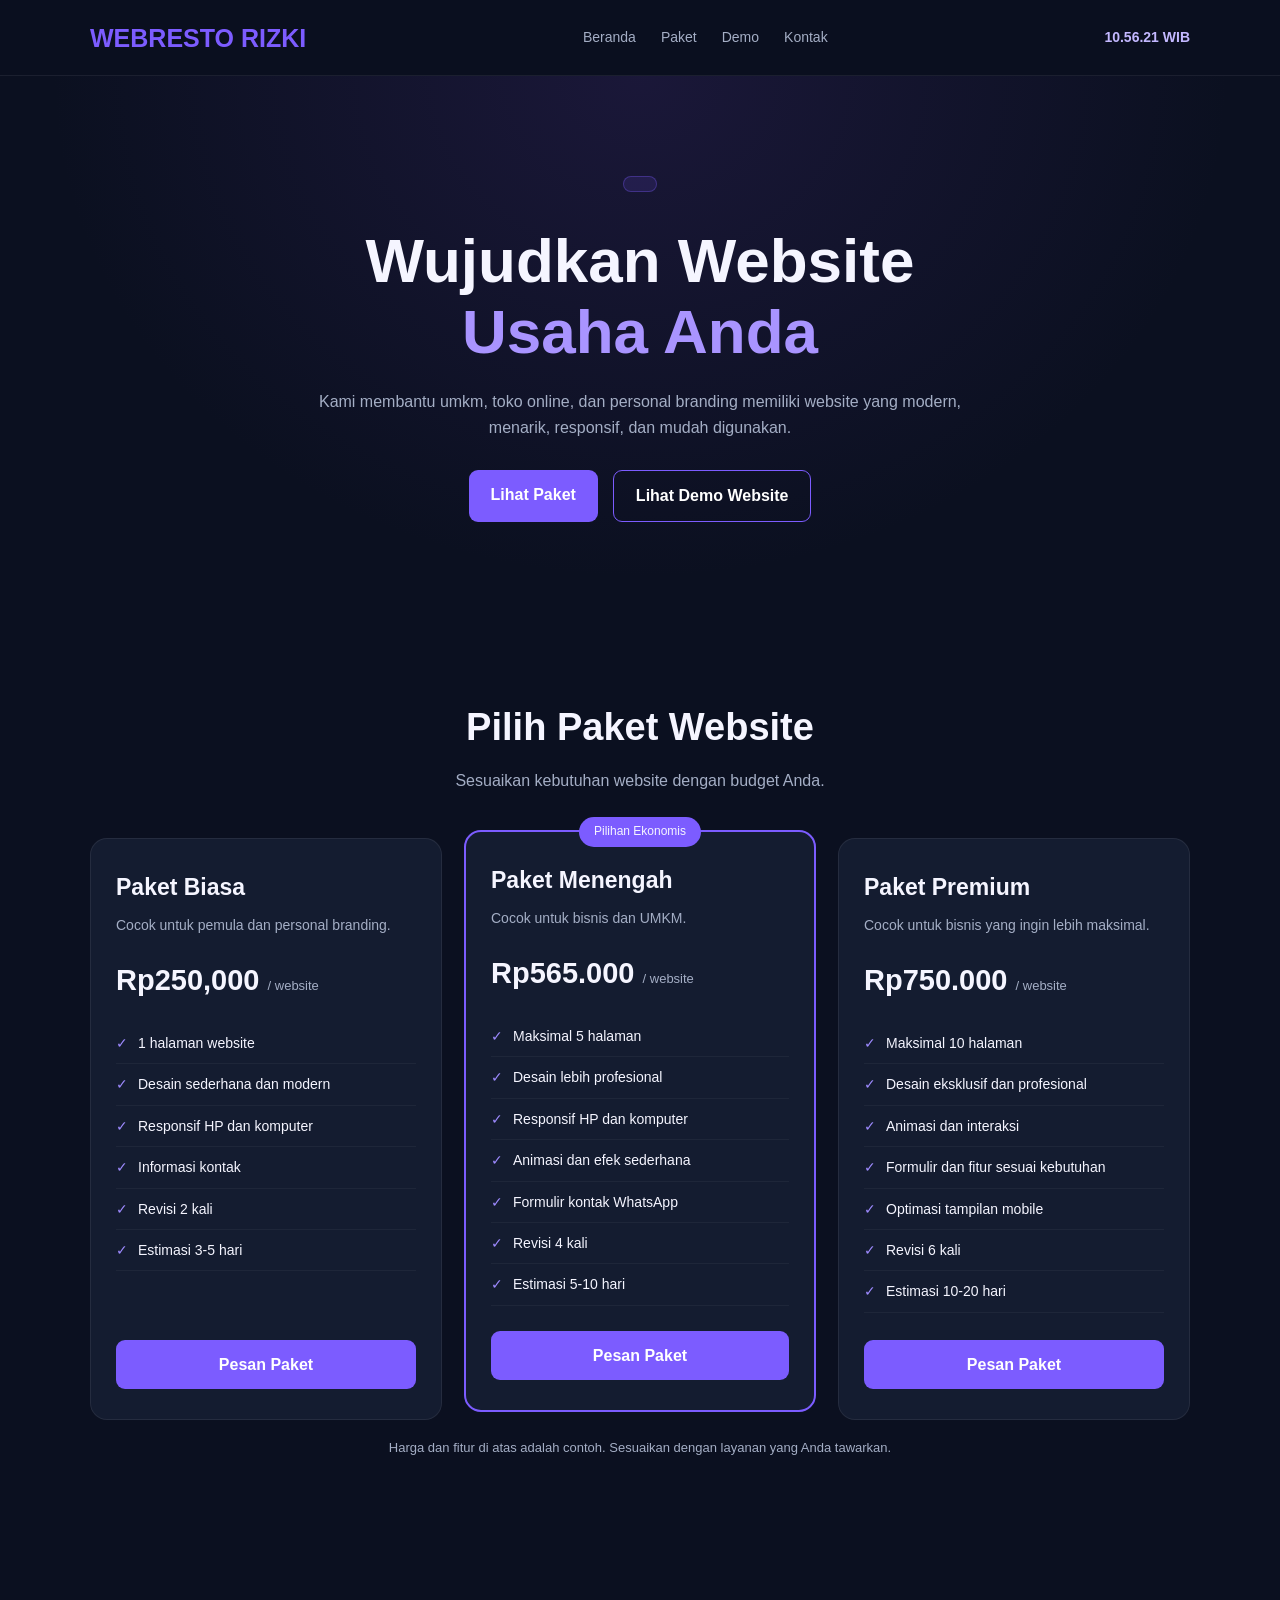
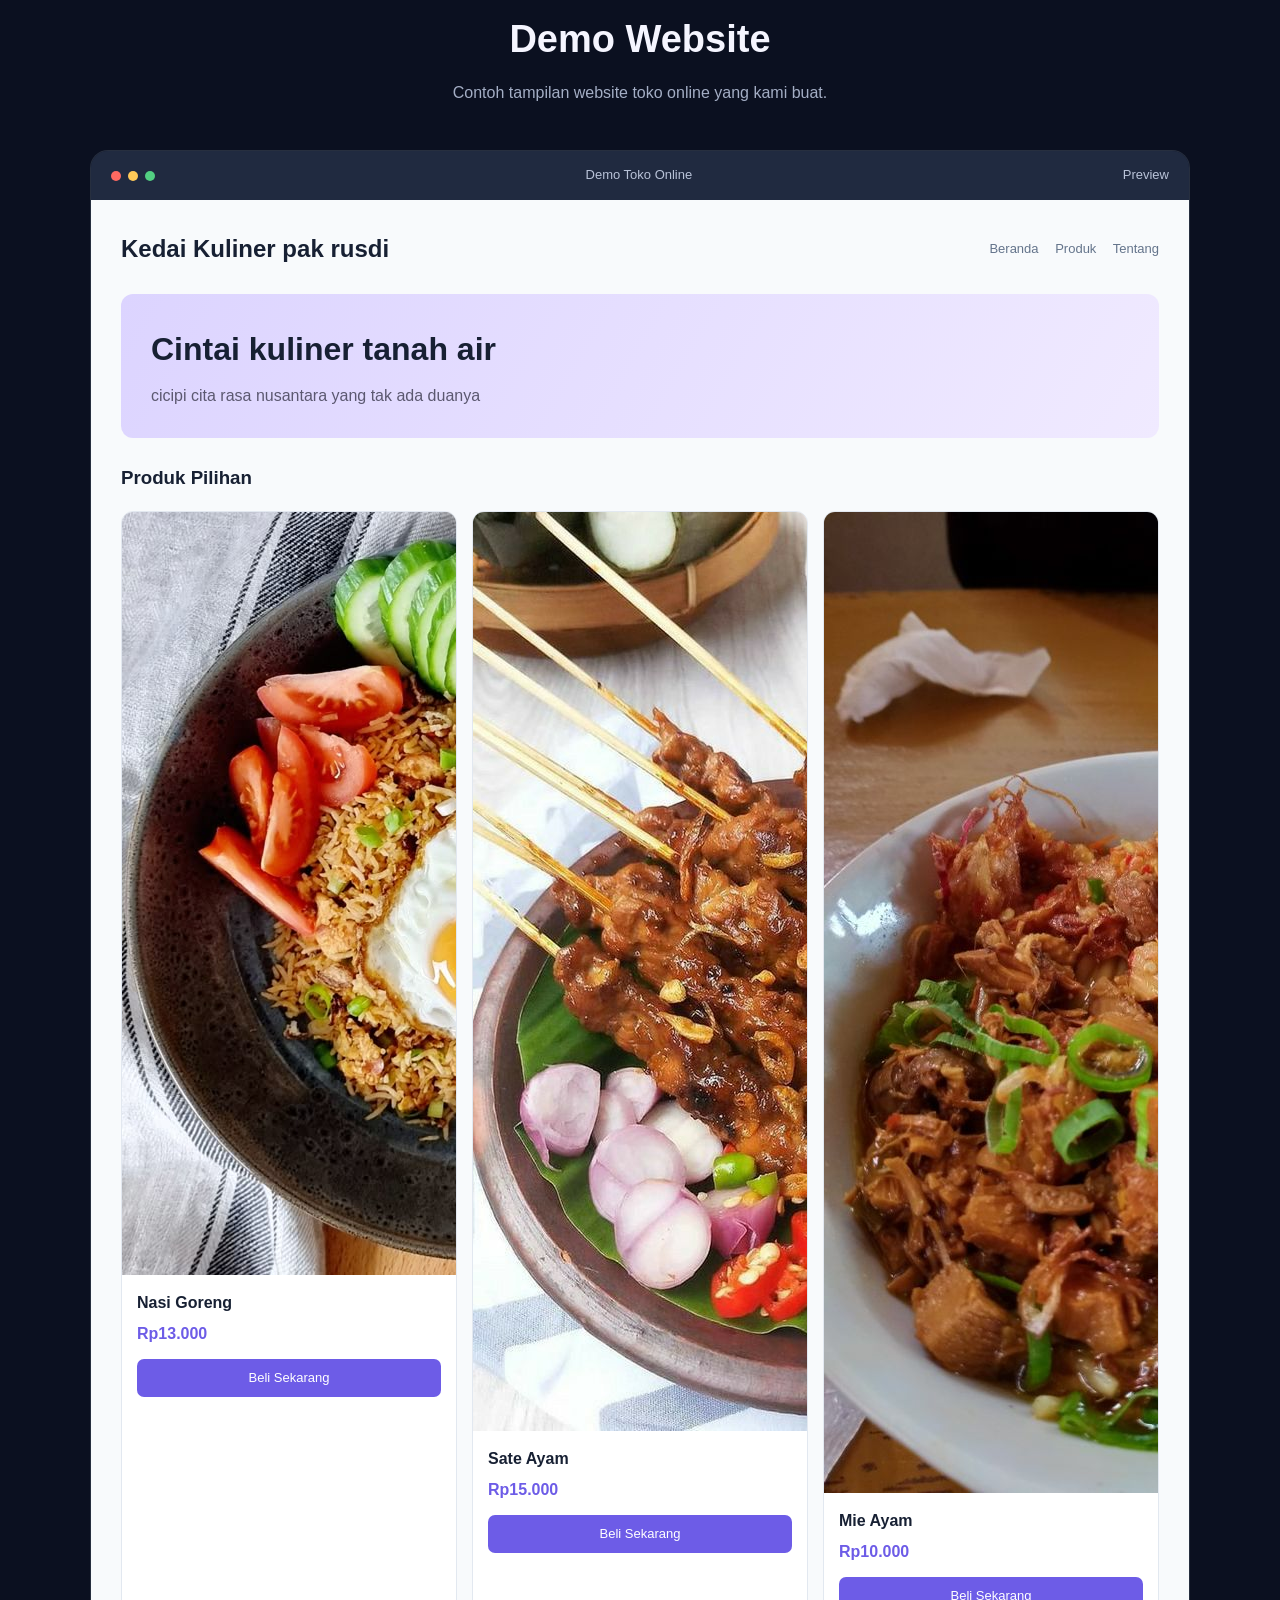
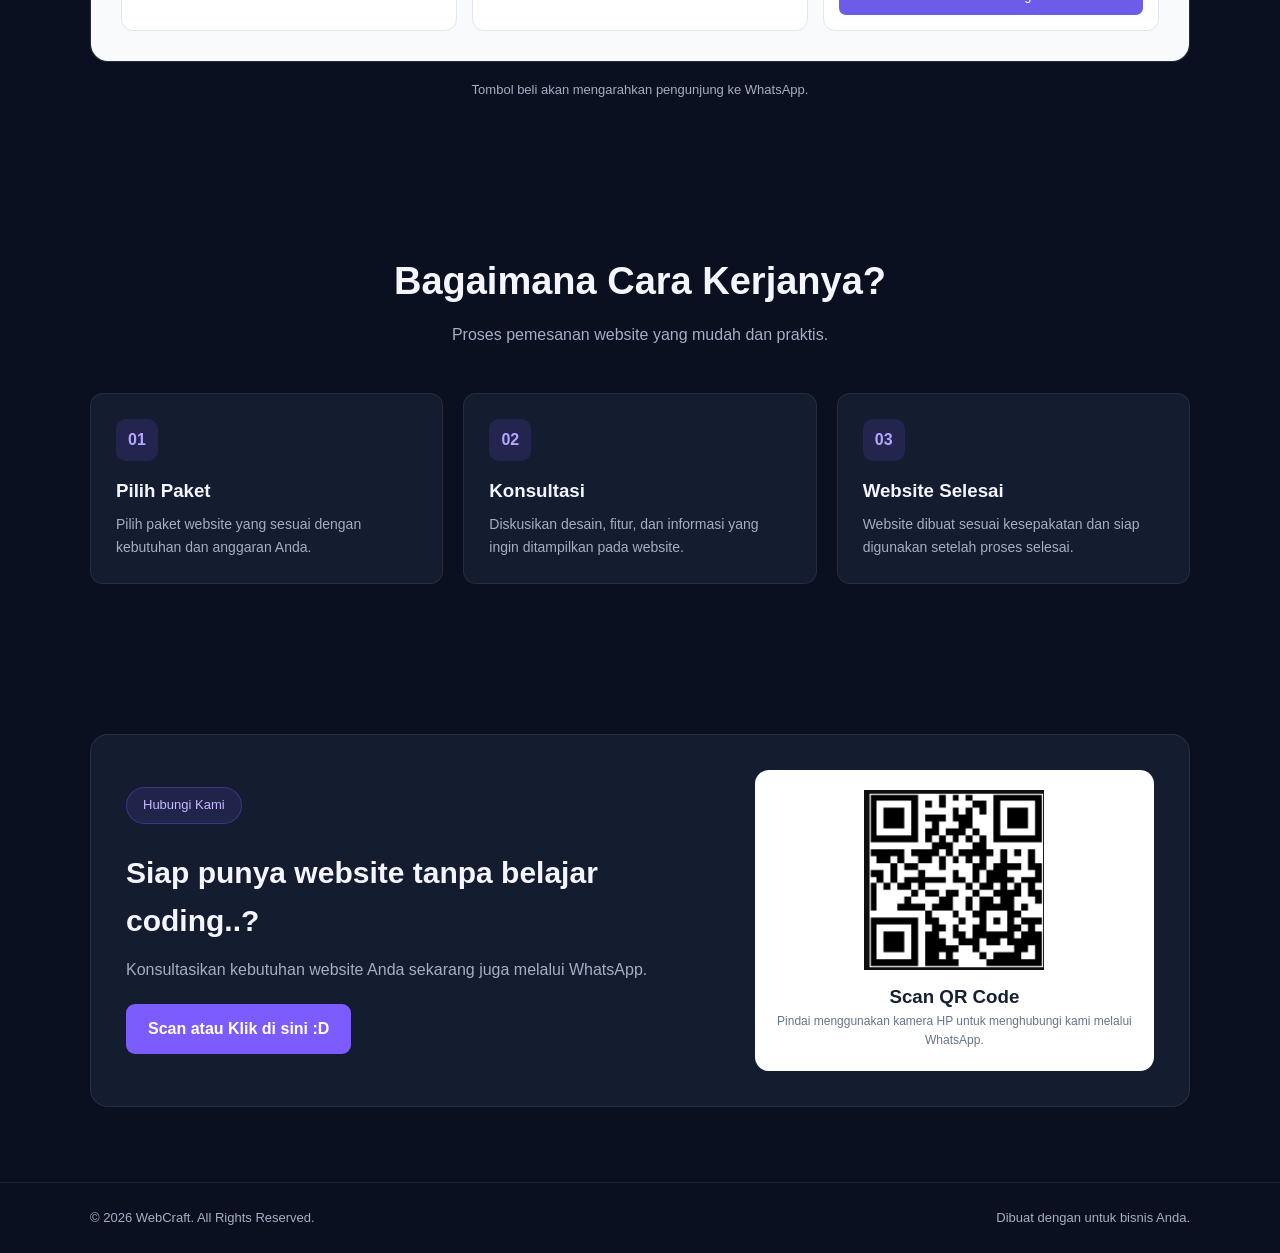
<file: index.html>
<!DOCTYPE html>
<html lang="id">
<head>
    <meta charset="UTF-8">
    <meta name="viewport" content="width=device-width, initial-scale=1.0">
    <title>webresto rizki - Jasa Pembuatan Website</title>

    <!-- Menghubungkan CSS -->
    <link rel="stylesheet" href="style.css">
</head>
<body>

    <!-- NAVBAR -->
    <nav>
        <div class="container navbar">
            <a href="#beranda" class="logo">
                <span>WEBRESTO RIZKI</span>
            </a>

            <div class="nav-links">
                <a href="#beranda">Beranda</a>
                <a href="#paket">Paket</a>
                <a href="#demo">Demo</a>
                <a href="#kontak">Kontak</a>
            </div>

            <div class="clock" id="clock">00:00:00</div>
        </div>
    </nav>

    <!-- HERO -->
    <header class="hero" id="beranda">
        <div class="container">
            <div class="badge">
                
            </div>

            <h1>
                Wujudkan Website<br>
                <span>Usaha Anda</span>
            </h1>

            <p>
                Kami membantu umkm, toko online, dan personal
                branding memiliki website yang modern, menarik,
                responsif, dan mudah digunakan.
            </p>

            <div class="hero-buttons">
                <a href="#paket" class="btn">Lihat Paket</a>
                <a href="#demo" class="btn btn-outline">
                    Lihat Demo Website
                </a>
            </div>
        </div>
    </header>

    <!-- PAKET -->
    <section id="paket">
        <div class="container">
            <div class="section-title">
                <h2>Pilih Paket Website</h2>
                <p>
                    Sesuaikan kebutuhan website dengan budget Anda.
                </p>
            </div>

            <div class="packages">

                <!-- PAKET BIASA -->
                <div class="package">
                    <h3>Paket Biasa</h3>

                    <p class="description">
                        Cocok untuk pemula dan personal branding.
                    </p>

                    <div class="price">
                        Rp250,000 <small>/ website</small>
                    </div>

                    <ul class="features">
                        <li>1 halaman website</li>
                        <li>Desain sederhana dan modern</li>
                        <li>Responsif HP dan komputer</li>
                        <li>Informasi kontak</li>
                        <li>Revisi 2 kali</li>
                        <li>Estimasi 3-5 hari</li>
                    </ul>

                    <a href="https://wasap.at/9DHKeP" class="btn"
                       onclick="pesan('Paket Biasa'); return false;">
                        Pesan Paket
                    </a>
                </div>

                <!-- PAKET MENENGAH -->
                <div class="package featured">
                    <div class="popular">Pilihan Ekonomis</div>

                    <h3>Paket Menengah</h3>

                    <p class="description">
                        Cocok untuk bisnis dan UMKM.
                    </p>

                    <div class="price">
                        Rp565.000 <small>/ website</small>
                    </div>

                    <ul class="features">
                        <li>Maksimal 5 halaman</li>
                        <li>Desain lebih profesional</li>
                        <li>Responsif HP dan komputer</li>
                        <li>Animasi dan efek sederhana</li>
                        <li>Formulir kontak WhatsApp</li>
                        <li>Revisi 4 kali</li>
                        <li>Estimasi 5-10 hari</li>
                    </ul>

                    <a href="https://wasap.at/FRXGrl" class="btn"
                       onclick="pesan('Paket Menengah'); return false;">
                        Pesan Paket
                    </a>
                </div>

                <!-- PAKET PREMIUM -->
                <div class="package">
                    <h3>Paket Premium</h3>

                    <p class="description">
                        Cocok untuk bisnis yang ingin lebih maksimal.
                    </p>

                    <div class="price">
                        Rp750.000 <small>/ website</small>
                    </div>

                    <ul class="features">
                        <li>Maksimal 10 halaman</li>
                        <li>Desain eksklusif dan profesional</li>
                        <li>Animasi dan interaksi</li>
                        <li>Formulir dan fitur sesuai kebutuhan</li>
                        <li>Optimasi tampilan mobile</li>
                        <li>Revisi 6 kali</li>
                        <li>Estimasi 10-20 hari</li>
                    </ul>

                     <a href="https://wasap.at/27r5TQ" class="btn"
                       onclick="pesan('Paket Premium'); return false;">
                        Pesan Paket
                    </a>
                </div>

            </div>

            <p class="demo-note">
                Harga dan fitur di atas adalah contoh.
                Sesuaikan dengan layanan yang Anda tawarkan.
            </p>
        </div>
    </section>

    <!-- DEMO WEBSITE -->
    <section id="demo">
        <div class="container">
            <div class="section-title">
                <h2>Demo Website</h2>
                <p>
                    Contoh tampilan website toko online yang kami buat.
                </p>
            </div>

            <div class="demo-wrapper">
                <div class="demo-bar">
                    <div class="dots">
                        <span></span>
                        <span></span>
                        <span></span>
                    </div>

                    <span class="demo-label">
                        Demo Toko Online
                    </span>

                    <span class="demo-label">
                        Preview
                    </span>
                </div>

                <div class="demo-content">
                    <div class="shop-nav">
                        <h3>Kedai Kuliner pak rusdi</h3>
                        <span>Beranda　 Produk　 Tentang</span>
                    </div>

                    <div class="shop-banner">
                        <h3>Cintai kuliner tanah air</h3>
                        <p>
                           cicipi cita rasa nusantara yang tak ada duanya
                        </p>
                    </div>

                    <h3 class="product-heading">
                        Produk Pilihan
                    </h3>

                    <div class="products">

                        <div class="product">
                            <div class="product-image">
                                <img src="nas.jpg" alt="/">
                            </div>

                            <div class="product-info">
                                <h4>Nasi Goreng</h4>
                                <p>Rp13.000</p>

                                <button onclick="beli('Nasi Goreng')">
                                    Beli Sekarang
                                </button>
                            </div>
                        </div>

                        <div class="product">
                            <div class="product-image">
                                <img src="sat.jpg" alt="">
                            </div>

                            <div class="product-info">
                                <h4>Sate Ayam</h4>
                                <p>Rp15.000</p>

                                <button onclick="beli('Sate Ayam')">
                                    Beli Sekarang
                                </button>
                            </div>
                        </div>

                        <div class="product">
                            <div class="product-image">
                                <img src="mie2.jpg" alt="">
                            </div>

                            <div class="product-info">
                                <h4>Mie Ayam</h4>
                                <p>Rp10.000</p>

                                <button onclick="beli('Mie Ayam')">
                                    Beli Sekarang
                                </button>
                            </div>
                        </div>

                    </div>
                </div>
            </div>

            <p class="demo-note">
                Tombol beli akan mengarahkan pengunjung ke WhatsApp.
            </p>
        </div>
    </section>

    <!-- CARA KERJA -->
    <section id="cara-kerja">
        <div class="container">
            <div class="section-title">
                <h2>Bagaimana Cara Kerjanya?</h2>
                <p>
                    Proses pemesanan website yang mudah dan praktis.
                </p>
            </div>

            <div class="steps">

                <div class="step">
                    <div class="step-number">01</div>
                    <h3>Pilih Paket</h3>
                    <p>
                        Pilih paket website yang sesuai dengan
                        kebutuhan dan anggaran Anda.
                    </p>
                </div>

                <div class="step">
                    <div class="step-number">02</div>
                    <h3>Konsultasi</h3>
                    <p>
                        Diskusikan desain, fitur, dan informasi
                        yang ingin ditampilkan pada website.
                    </p>
                </div>

                <div class="step">
                    <div class="step-number">03</div>
                    <h3>Website Selesai</h3>
                    <p>
                        Website dibuat sesuai kesepakatan dan
                        siap digunakan setelah proses selesai.
                    </p>
                </div>

            </div>
        </div>
    </section>

    <!-- KONTAK -->
    <section id="kontak">
        <div class="container">
            <div class="contact-box">

                <div>
                    <div class="badge">Hubungi Kami</div>

                    <h2>Siap punya website tanpa belajar coding..?
                        <br>
                        
                    </h2>

                    <p>
                        Konsultasikan kebutuhan website Anda
                        sekarang juga melalui WhatsApp.
                    </p>

                    <a href="https://wasap.at/FefpPR" class="btn">
                        Scan atau Klik di sini :D
                    </a>
                </div>

                <div class="qr-box">
                    <img id=""
                         src="qr.png"
                         alt="QR Code WhatsApp">

                    <h3>Scan QR Code</h3>

                    <p>
                        Pindai menggunakan kamera HP untuk
                        menghubungi kami melalui WhatsApp.
                    </p>
                </div>

            </div>
        </div>
    </section>

    <!-- FOOTER -->
    <footer>
        <div class="container footer-content">
            <p>
                © <span id="year"></span> WebCraft.
                All Rights Reserved.
            </p>

            <p>
                Dibuat dengan untuk bisnis Anda.
            </p>
        </div>
    </footer>

    <!-- JAVASCRIPT -->
    <script>
        // GANTI DENGAN NOMOR WHATSAPP ANDA
        // Contoh: 628123456789089

        // JAM DIGITAL
        function updateJam() {
            const sekarang = new Date();

            const jam = sekarang.toLocaleTimeString("id-ID", {
                timeZone: "Asia/Jakarta",
                hour: "2-digit",
                minute: "2-digit",
                second: "2-digit",
                hour12: false
            });

            document.getElementById("clock").textContent =
                jam + " WIB";
        }

        updateJam();
        setInterval(updateJam, 1000);

        // TAHUN COPYRIGHT
        document.getElementById("year").textContent =
            new Date().getFullYear();

        // QR CODE WHATSAPP
        const linkWhatsApp =
            "https://wasap.at/1zp1B8" + nomorWhatsApp;

        const qrCode =
            "https://api.qrserver.com/v1/create-qr-code/" +
            "?size=250x250&data=" +
            encodeURIComponent(linkWhatsApp);

        document.getElementById("qrCode").src = qrCode;
    </script>

</body>
</html>
</file>
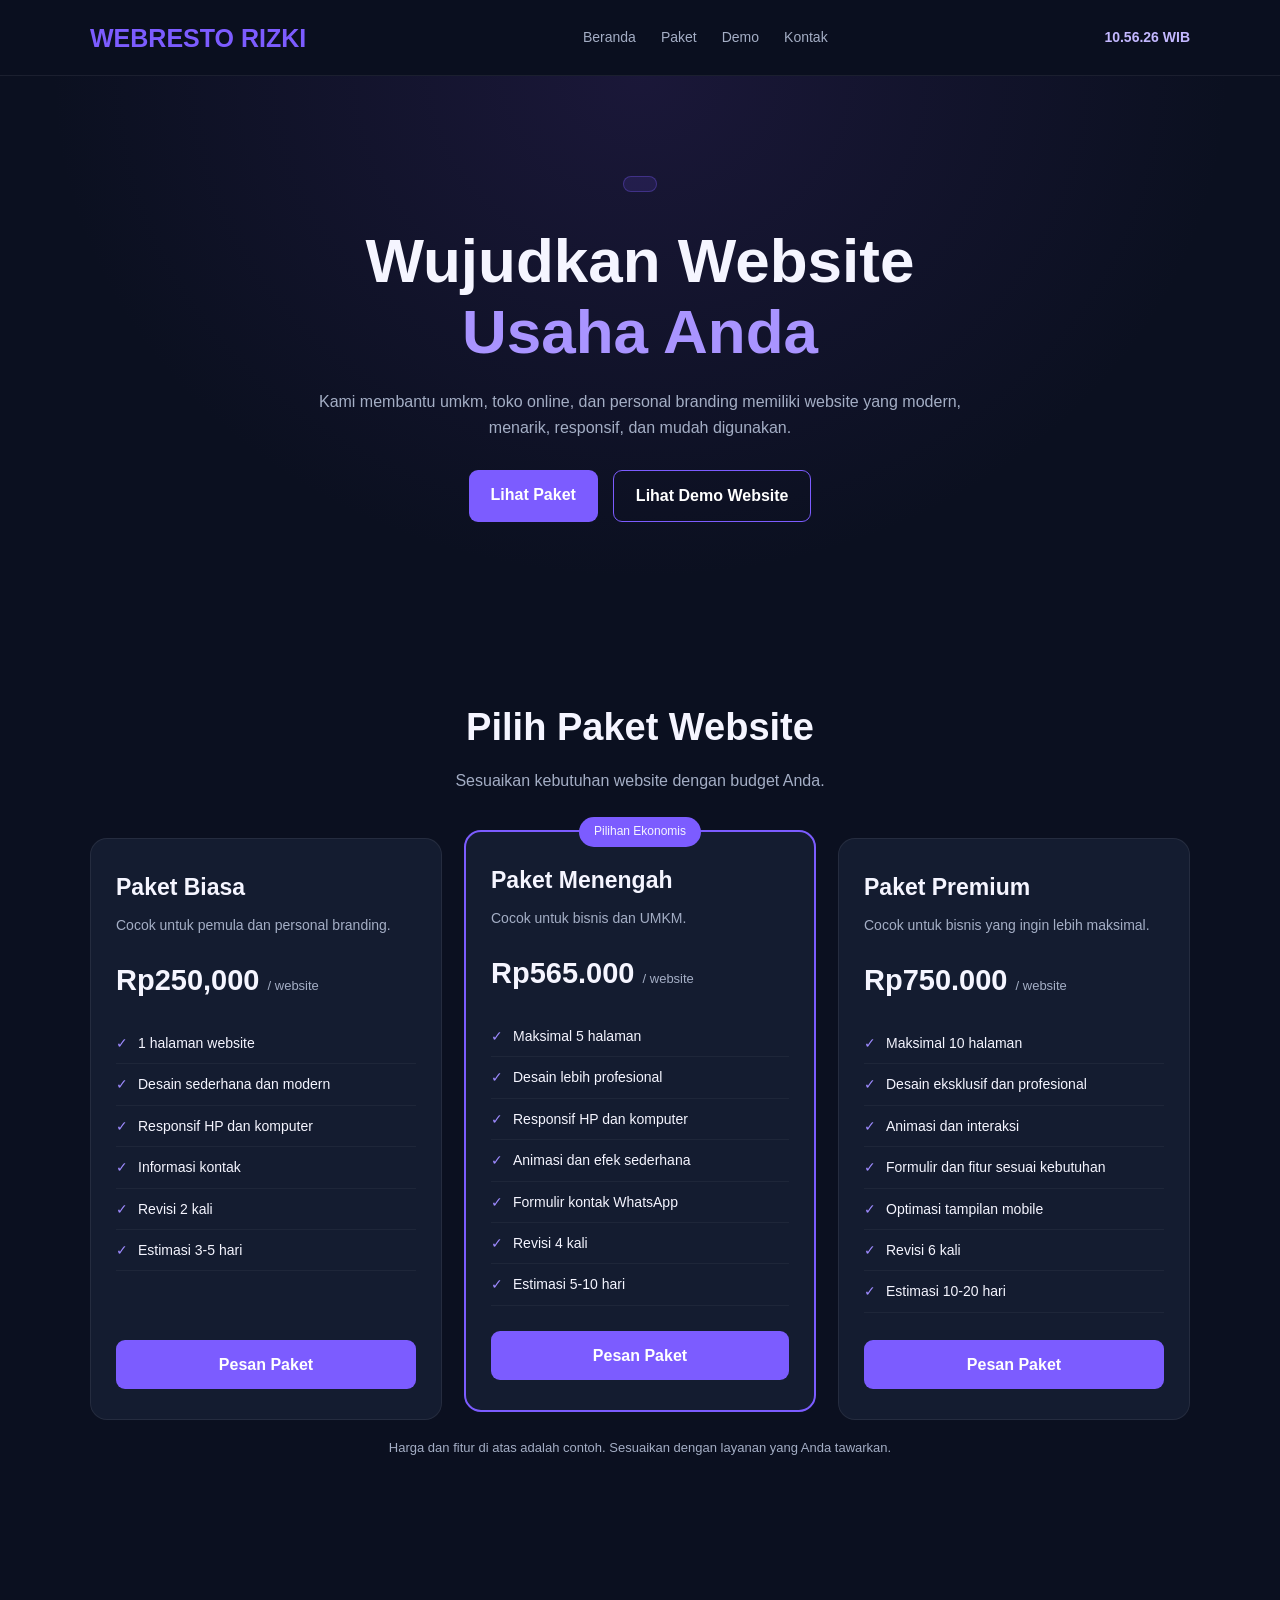
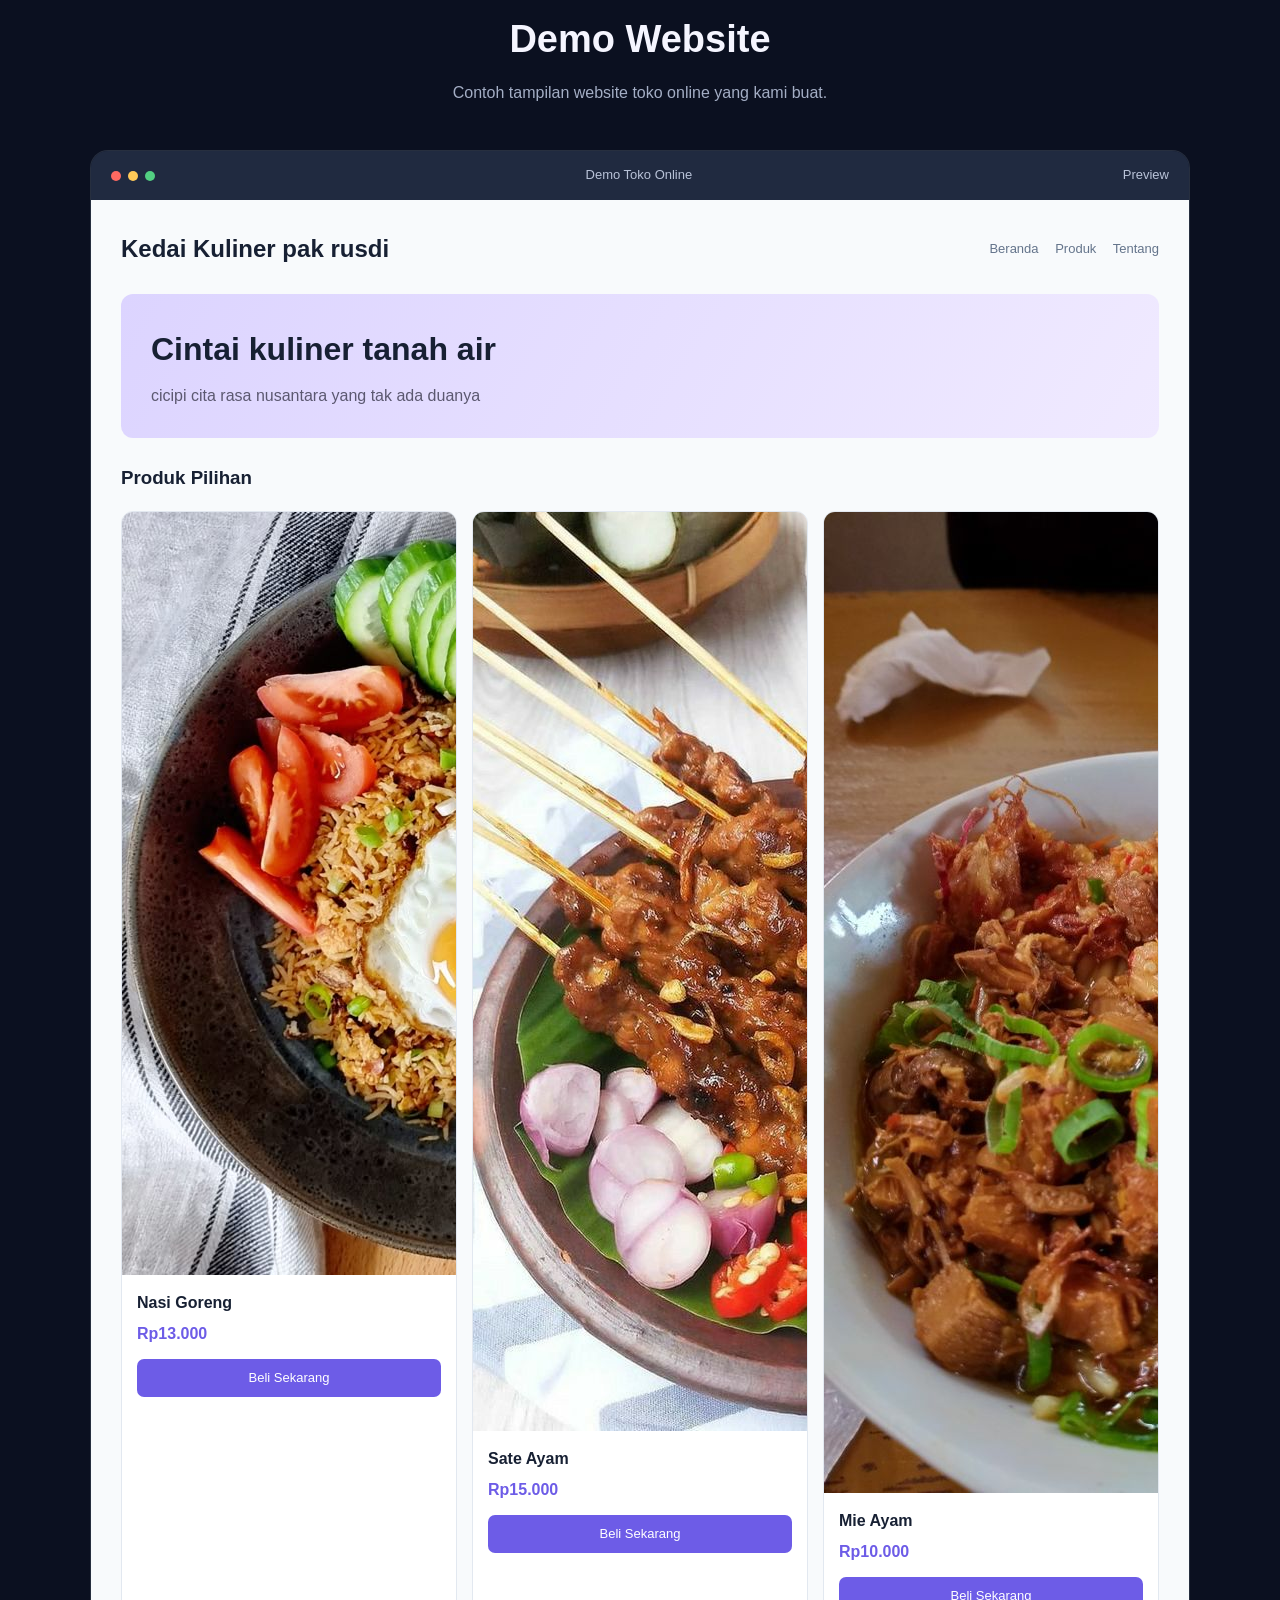
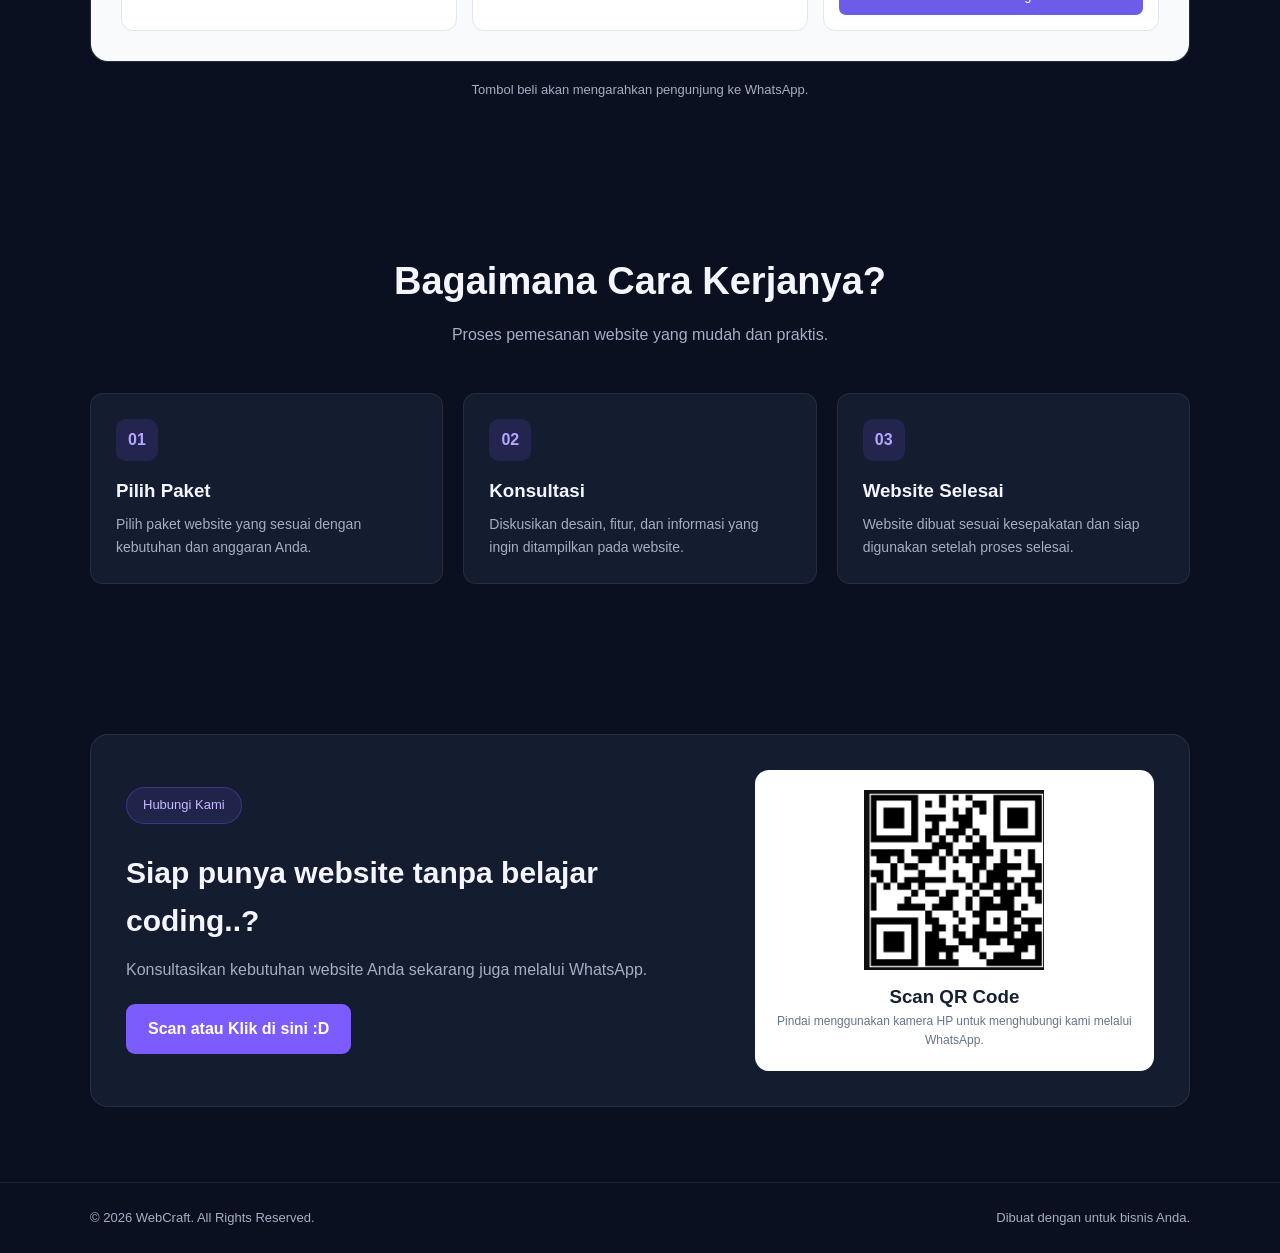
<file: kik.html>
<!DOCTYPE html>
<html lang="id">
<head>
    <meta charset="UTF-8">
    <meta name="viewport" content="width=device-width, initial-scale=1.0">
    <title>webresto rizki - Jasa Pembuatan Website</title>

    <!-- Menghubungkan CSS -->
    <link rel="stylesheet" href="style.css">
</head>
<body>

    <!-- NAVBAR -->
    <nav>
        <div class="container navbar">
            <a href="#beranda" class="logo">
                <span>WEBRESTO RIZKI</span>
            </a>

            <div class="nav-links">
                <a href="#beranda">Beranda</a>
                <a href="#paket">Paket</a>
                <a href="#demo">Demo</a>
                <a href="#kontak">Kontak</a>
            </div>

            <div class="clock" id="clock">00:00:00</div>
        </div>
    </nav>

    <!-- HERO -->
    <header class="hero" id="beranda">
        <div class="container">
            <div class="badge">
                
            </div>

            <h1>
                Wujudkan Website<br>
                <span>Usaha Anda</span>
            </h1>

            <p>
                Kami membantu umkm, toko online, dan personal
                branding memiliki website yang modern, menarik,
                responsif, dan mudah digunakan.
            </p>

            <div class="hero-buttons">
                <a href="#paket" class="btn">Lihat Paket</a>
                <a href="#demo" class="btn btn-outline">
                    Lihat Demo Website
                </a>
            </div>
        </div>
    </header>

    <!-- PAKET -->
    <section id="paket">
        <div class="container">
            <div class="section-title">
                <h2>Pilih Paket Website</h2>
                <p>
                    Sesuaikan kebutuhan website dengan budget Anda.
                </p>
            </div>

            <div class="packages">

                <!-- PAKET BIASA -->
                <div class="package">
                    <h3>Paket Biasa</h3>

                    <p class="description">
                        Cocok untuk pemula dan personal branding.
                    </p>

                    <div class="price">
                        Rp250,000 <small>/ website</small>
                    </div>

                    <ul class="features">
                        <li>1 halaman website</li>
                        <li>Desain sederhana dan modern</li>
                        <li>Responsif HP dan komputer</li>
                        <li>Informasi kontak</li>
                        <li>Revisi 2 kali</li>
                        <li>Estimasi 3-5 hari</li>
                    </ul>

                    <a href="https://wasap.at/9DHKeP" class="btn"
                       onclick="pesan('Paket Biasa'); return false;">
                        Pesan Paket
                    </a>
                </div>

                <!-- PAKET MENENGAH -->
                <div class="package featured">
                    <div class="popular">Pilihan Ekonomis</div>

                    <h3>Paket Menengah</h3>

                    <p class="description">
                        Cocok untuk bisnis dan UMKM.
                    </p>

                    <div class="price">
                        Rp565.000 <small>/ website</small>
                    </div>

                    <ul class="features">
                        <li>Maksimal 5 halaman</li>
                        <li>Desain lebih profesional</li>
                        <li>Responsif HP dan komputer</li>
                        <li>Animasi dan efek sederhana</li>
                        <li>Formulir kontak WhatsApp</li>
                        <li>Revisi 4 kali</li>
                        <li>Estimasi 5-10 hari</li>
                    </ul>

                    <a href="https://wasap.at/FRXGrl" class="btn"
                       onclick="pesan('Paket Menengah'); return false;">
                        Pesan Paket
                    </a>
                </div>

                <!-- PAKET PREMIUM -->
                <div class="package">
                    <h3>Paket Premium</h3>

                    <p class="description">
                        Cocok untuk bisnis yang ingin lebih maksimal.
                    </p>

                    <div class="price">
                        Rp750.000 <small>/ website</small>
                    </div>

                    <ul class="features">
                        <li>Maksimal 10 halaman</li>
                        <li>Desain eksklusif dan profesional</li>
                        <li>Animasi dan interaksi</li>
                        <li>Formulir dan fitur sesuai kebutuhan</li>
                        <li>Optimasi tampilan mobile</li>
                        <li>Revisi 6 kali</li>
                        <li>Estimasi 10-20 hari</li>
                    </ul>

                     <a href="https://wasap.at/27r5TQ" class="btn"
                       onclick="pesan('Paket Premium'); return false;">
                        Pesan Paket
                    </a>
                </div>

            </div>

            <p class="demo-note">
                Harga dan fitur di atas adalah contoh.
                Sesuaikan dengan layanan yang Anda tawarkan.
            </p>
        </div>
    </section>

    <!-- DEMO WEBSITE -->
    <section id="demo">
        <div class="container">
            <div class="section-title">
                <h2>Demo Website</h2>
                <p>
                    Contoh tampilan website toko online yang kami buat.
                </p>
            </div>

            <div class="demo-wrapper">
                <div class="demo-bar">
                    <div class="dots">
                        <span></span>
                        <span></span>
                        <span></span>
                    </div>

                    <span class="demo-label">
                        Demo Toko Online
                    </span>

                    <span class="demo-label">
                        Preview
                    </span>
                </div>

                <div class="demo-content">
                    <div class="shop-nav">
                        <h3>Kedai Kuliner pak rusdi</h3>
                        <span>Beranda　 Produk　 Tentang</span>
                    </div>

                    <div class="shop-banner">
                        <h3>Cintai kuliner tanah air</h3>
                        <p>
                           cicipi cita rasa nusantara yang tak ada duanya
                        </p>
                    </div>

                    <h3 class="product-heading">
                        Produk Pilihan
                    </h3>

                    <div class="products">

                        <div class="product">
                            <div class="product-image">
                                <img src="nas.jpg" alt="/">
                            </div>

                            <div class="product-info">
                                <h4>Nasi Goreng</h4>
                                <p>Rp13.000</p>

                                <button onclick="beli('Nasi Goreng')">
                                    Beli Sekarang
                                </button>
                            </div>
                        </div>

                        <div class="product">
                            <div class="product-image">
                                <img src="sat.jpg" alt="">
                            </div>

                            <div class="product-info">
                                <h4>Sate Ayam</h4>
                                <p>Rp15.000</p>

                                <button onclick="beli('Sate Ayam')">
                                    Beli Sekarang
                                </button>
                            </div>
                        </div>

                        <div class="product">
                            <div class="product-image">
                                <img src="mie2.jpg" alt="">
                            </div>

                            <div class="product-info">
                                <h4>Mie Ayam</h4>
                                <p>Rp10.000</p>

                                <button onclick="beli('Mie Ayam')">
                                    Beli Sekarang
                                </button>
                            </div>
                        </div>

                    </div>
                </div>
            </div>

            <p class="demo-note">
                Tombol beli akan mengarahkan pengunjung ke WhatsApp.
            </p>
        </div>
    </section>

    <!-- CARA KERJA -->
    <section id="cara-kerja">
        <div class="container">
            <div class="section-title">
                <h2>Bagaimana Cara Kerjanya?</h2>
                <p>
                    Proses pemesanan website yang mudah dan praktis.
                </p>
            </div>

            <div class="steps">

                <div class="step">
                    <div class="step-number">01</div>
                    <h3>Pilih Paket</h3>
                    <p>
                        Pilih paket website yang sesuai dengan
                        kebutuhan dan anggaran Anda.
                    </p>
                </div>

                <div class="step">
                    <div class="step-number">02</div>
                    <h3>Konsultasi</h3>
                    <p>
                        Diskusikan desain, fitur, dan informasi
                        yang ingin ditampilkan pada website.
                    </p>
                </div>

                <div class="step">
                    <div class="step-number">03</div>
                    <h3>Website Selesai</h3>
                    <p>
                        Website dibuat sesuai kesepakatan dan
                        siap digunakan setelah proses selesai.
                    </p>
                </div>

            </div>
        </div>
    </section>

    <!-- KONTAK -->
    <section id="kontak">
        <div class="container">
            <div class="contact-box">

                <div>
                    <div class="badge">Hubungi Kami</div>

                    <h2>Siap punya website tanpa belajar coding..?
                        <br>
                        
                    </h2>

                    <p>
                        Konsultasikan kebutuhan website Anda
                        sekarang juga melalui WhatsApp.
                    </p>

                    <a href="https://wasap.at/FefpPR" class="btn">
                        Scan atau Klik di sini :D
                    </a>
                </div>

                <div class="qr-box">
                    <img id=""
                         src="qr.png"
                         alt="QR Code WhatsApp">

                    <h3>Scan QR Code</h3>

                    <p>
                        Pindai menggunakan kamera HP untuk
                        menghubungi kami melalui WhatsApp.
                    </p>
                </div>

            </div>
        </div>
    </section>

    <!-- FOOTER -->
    <footer>
        <div class="container footer-content">
            <p>
                © <span id="year"></span> WebCraft.
                All Rights Reserved.
            </p>

            <p>
                Dibuat dengan untuk bisnis Anda.
            </p>
        </div>
    </footer>

    <!-- JAVASCRIPT -->
    <script>
        // GANTI DENGAN NOMOR WHATSAPP ANDA
        // Contoh: 628123456789089

        // JAM DIGITAL
        function updateJam() {
            const sekarang = new Date();

            const jam = sekarang.toLocaleTimeString("id-ID", {
                timeZone: "Asia/Jakarta",
                hour: "2-digit",
                minute: "2-digit",
                second: "2-digit",
                hour12: false
            });

            document.getElementById("clock").textContent =
                jam + " WIB";
        }

        updateJam();
        setInterval(updateJam, 1000);

        // TAHUN COPYRIGHT
        document.getElementById("year").textContent =
            new Date().getFullYear();

        // QR CODE WHATSAPP
        const linkWhatsApp =
            "https://wasap.at/1zp1B8" + nomorWhatsApp;

        const qrCode =
            "https://api.qrserver.com/v1/create-qr-code/" +
            "?size=250x250&data=" +
            encodeURIComponent(linkWhatsApp);

        document.getElementById("qrCode").src = qrCode;
    </script>

</body>
</html>
</file>
<file: style.css>
/* RESET */
* {
    margin: 0;
    padding: 0;
    box-sizing: border-box;
}

:root {
    --bg: #0b1020;
    --card: #141c30;
    --primary: #7c5cff;
    --secondary: #a994ff;
    --text: #f5f5ff;
    --muted: #a4aec5;
}

html {
    scroll-behavior: smooth;
}

body {
    font-family: Arial, sans-serif;
    background: var(--bg);
    color: var(--text);
    line-height: 1.6;
}

a {
    text-decoration: none;
    color: inherit;
}

button {
    cursor: pointer;
    font: inherit;
}

.container {
    width: min(1100px, 90%);
    margin: auto;
}

/* NAVBAR */
nav {
    position: sticky;
    top: 0;
    z-index: 10;
    background: #0b1020ee;
    border-bottom: 1px solid #ffffff12;
    backdrop-filter: blur(12px);
}

.navbar {
    min-height: 75px;
    display: flex;
    justify-content: space-between;
    align-items: center;
    gap: 20px;
}

.logo {
    font-size: 25px;
    font-weight: bold;
}

.logo span {
    color: var(--primary);
}

.nav-links {
    display: flex;
    align-items: center;
    gap: 25px;
    flex-wrap: wrap;
}

.nav-links a {
    color: var(--muted);
    font-size: 14px;
    transition: 0.2s;
}

.nav-links a:hover {
    color: white;
}

.clock {
    color: #c3b8ff;
    font-size: 14px;
    font-weight: bold;
    white-space: nowrap;
}

/* TOMBOL */
.btn {
    display: inline-block;
    padding: 12px 22px;
    border: none;
    border-radius: 9px;
    background: var(--primary);
    color: white;
    font-weight: bold;
    transition: 0.2s;
}

.btn:hover {
    background: #6846f5;
    transform: translateY(-2px);
}

.btn-outline {
    background: transparent;
    border: 1px solid var(--primary);
}

.btn-outline:hover {
    background: var(--primary);
}

/* HERO */
.hero {
    padding: 100px 0;
    text-align: center;
    background:
        radial-gradient(
            ellipse at top,
            #39266a55,
            transparent 65%
        );
}

.badge {
    display: inline-block;
    color: #c7baff;
    background: #7c5cff20;
    border: 1px solid #7c5cff55;
    padding: 7px 16px;
    border-radius: 30px;
    font-size: 13px;
    margin-bottom: 25px;
}

.hero h1 {
    font-size: clamp(35px, 6vw, 62px);
    line-height: 1.15;
    margin-bottom: 22px;
}

.hero h1 span {
    color: var(--secondary);
}

.hero p {
    max-width: 650px;
    margin: 0 auto 30px;
    color: var(--muted);
}

.hero-buttons {
    display: flex;
    justify-content: center;
    gap: 15px;
    flex-wrap: wrap;
}

/* SECTION */
section {
    padding: 75px 0;
    scroll-margin-top: 75px;
}

.section-title {
    text-align: center;
    margin-bottom: 45px;
}

.section-title h2 {
    font-size: clamp(27px, 4vw, 38px);
    margin-bottom: 10px;
}

.section-title p {
    color: var(--muted);
}

/* PAKET */
.packages {
    display: grid;
    grid-template-columns: repeat(3, 1fr);
    gap: 22px;
}

.package {
    background: var(--card);
    border: 1px solid #ffffff12;
    border-radius: 17px;
    padding: 30px 25px;
    display: flex;
    flex-direction: column;
    position: relative;
}

.package.featured {
    border: 2px solid var(--primary);
    transform: translateY(-8px);
}

.popular {
    position: absolute;
    top: -15px;
    left: 50%;
    transform: translateX(-50%);
    background: var(--primary);
    padding: 5px 15px;
    border-radius: 20px;
    font-size: 12px;
    white-space: nowrap;
}

.package h3 {
    font-size: 23px;
}

.package .description {
    color: var(--muted);
    font-size: 14px;
    margin: 8px 0 20px;
}

.price {
    font-size: 29px;
    font-weight: bold;
    margin-bottom: 20px;
}

.price small {
    font-size: 13px;
    color: var(--muted);
    font-weight: normal;
}

.features {
    list-style: none;
    margin-bottom: 25px;
    flex: 1;
}

.features li {
    padding: 9px 0;
    border-bottom: 1px solid #ffffff0b;
    font-size: 14px;
}

.features li::before {
    content: "✓";
    color: #9e8aff;
    margin-right: 10px;
}

.package .btn {
    text-align: center;
}

.demo-note {
    text-align: center;
    color: var(--muted);
    margin-top: 18px;
    font-size: 13px;
}

/* DEMO WEBSITE */
.demo-wrapper {
    background: #11192b;
    border: 1px solid #ffffff18;
    border-radius: 18px;
    overflow: hidden;
}

.demo-bar {
    background: #202a40;
    padding: 14px 20px;
    display: flex;
    justify-content: space-between;
    align-items: center;
    gap: 15px;
    flex-wrap: wrap;
}

.dots {
    display: flex;
    gap: 7px;
}

.dots span {
    width: 10px;
    height: 10px;
    border-radius: 50%;
    background: #ff6961;
}

.dots span:nth-child(2) {
    background: #ffca58;
}

.dots span:nth-child(3) {
    background: #52cf82;
}

.demo-label {
    font-size: 13px;
    color: #b9c3d8;
}

.demo-content {
    background: #f8fafc;
    color: #172033;
    padding: 30px;
}

.shop-nav {
    display: flex;
    justify-content: space-between;
    align-items: center;
    gap: 15px;
    flex-wrap: wrap;
    padding-bottom: 25px;
}

.shop-nav h3 {
    font-size: 24px;
}

.shop-nav span {
    color: #64748b;
    font-size: 13px;
}

.shop-banner {
    background: linear-gradient(120deg, #dcd4ff, #f0eaff);
    padding: 30px;
    border-radius: 12px;
    margin-bottom: 25px;
}

.shop-banner h3 {
    font-size: clamp(22px, 4vw, 32px);
    margin-bottom: 8px;
}

.shop-banner p {
    color: #5b5870;
}

.product-heading {
    margin-bottom: 18px;
}

.products {
    display: grid;
    grid-template-columns: repeat(3, 1fr);
    gap: 15px;
}

.product {
    background: white;
    border: 1px solid #e2e8f0;
    border-radius: 12px;
    overflow: hidden;
}

.product-image {
    min-height: 130px;
    display: grid;
    place-items: center;
    font-size: 55px;
    background: #e9e7ff;
}

.product:nth-child(2) .product-image {
    background: #e0f2fe;
}

.product:nth-child(3) .product-image {
    background: #fce7f3;
}

.product-info {
    padding: 15px;
}

.product-info h4 {
    margin-bottom: 5px;
}

.product-info p {
    color: #6d5ce7;
    font-weight: bold;
    margin-bottom: 12px;
}

.product-info button {
    width: 100%;
    border: none;
    border-radius: 7px;
    padding: 9px;
    background: #6d5ce7;
    color: white;
    font-size: 13px;
    transition: 0.2s;
}

.product-info button:hover {
    background: #523dc9;
}

/* CARA KERJA */
.steps {
    display: grid;
    grid-template-columns: repeat(3, 1fr);
    gap: 20px;
}

.step {
    background: var(--card);
    border: 1px solid #ffffff12;
    border-radius: 13px;
    padding: 25px;
}

.step-number {
    display: grid;
    place-items: center;
    width: 42px;
    height: 42px;
    border-radius: 10px;
    background: #7c5cff25;
    color: #b6a6ff;
    font-weight: bold;
    margin-bottom: 15px;
}

.step p {
    color: var(--muted);
    font-size: 14px;
    margin-top: 8px;
}

/* KONTAK */
.contact-box {
    display: grid;
    grid-template-columns: 1.5fr 1fr;
    gap: 30px;
    align-items: center;
    background: var(--card);
    border: 1px solid #ffffff15;
    padding: 35px;
    border-radius: 18px;
}

.contact-box h2 {
    font-size: 30px;
    margin-bottom: 12px;
}

.contact-box p {
    color: var(--muted);
    margin-bottom: 22px;
}

.qr-box {
    background: white;
    border-radius: 14px;
    padding: 20px;
    text-align: center;
    color: #172033;
}

.qr-box img {
    width: 180px;
    max-width: 100%;
    display: block;
    margin: 0 auto 12px;
}

.qr-box p {
    color: #64748b;
    font-size: 12px;
    margin: 0;
}

/* FOOTER */
footer {
    border-top: 1px solid #ffffff15;
    padding: 25px 0;
    color: var(--muted);
    font-size: 13px;
}

.footer-content {
    display: flex;
    justify-content: space-between;
    gap: 15px;
    flex-wrap: wrap;
}

/* RESPONSIVE */
@media (max-width: 800px) {
    .packages,
    .steps {
        grid-template-columns: 1fr;
    }

    .package.featured {
        transform: none;
    }

    .contact-box {
        grid-template-columns: 1fr;
    }

    .products {
        grid-template-columns: repeat(2, 1fr);
    }

    .navbar {
        padding: 15px 0;
        flex-wrap: wrap;
    }
}

@media (max-width: 480px) {
    .nav-links {
        gap: 13px;
    }

    .nav-links a {
        font-size: 12px;
    }

    .products {
        grid-template-columns: 1fr;
    }

    .demo-content {
        padding: 15px;
    }

    .contact-box {
        padding: 22px;
    }

    .hero {
        padding: 75px 0;
    }
}
</file>
